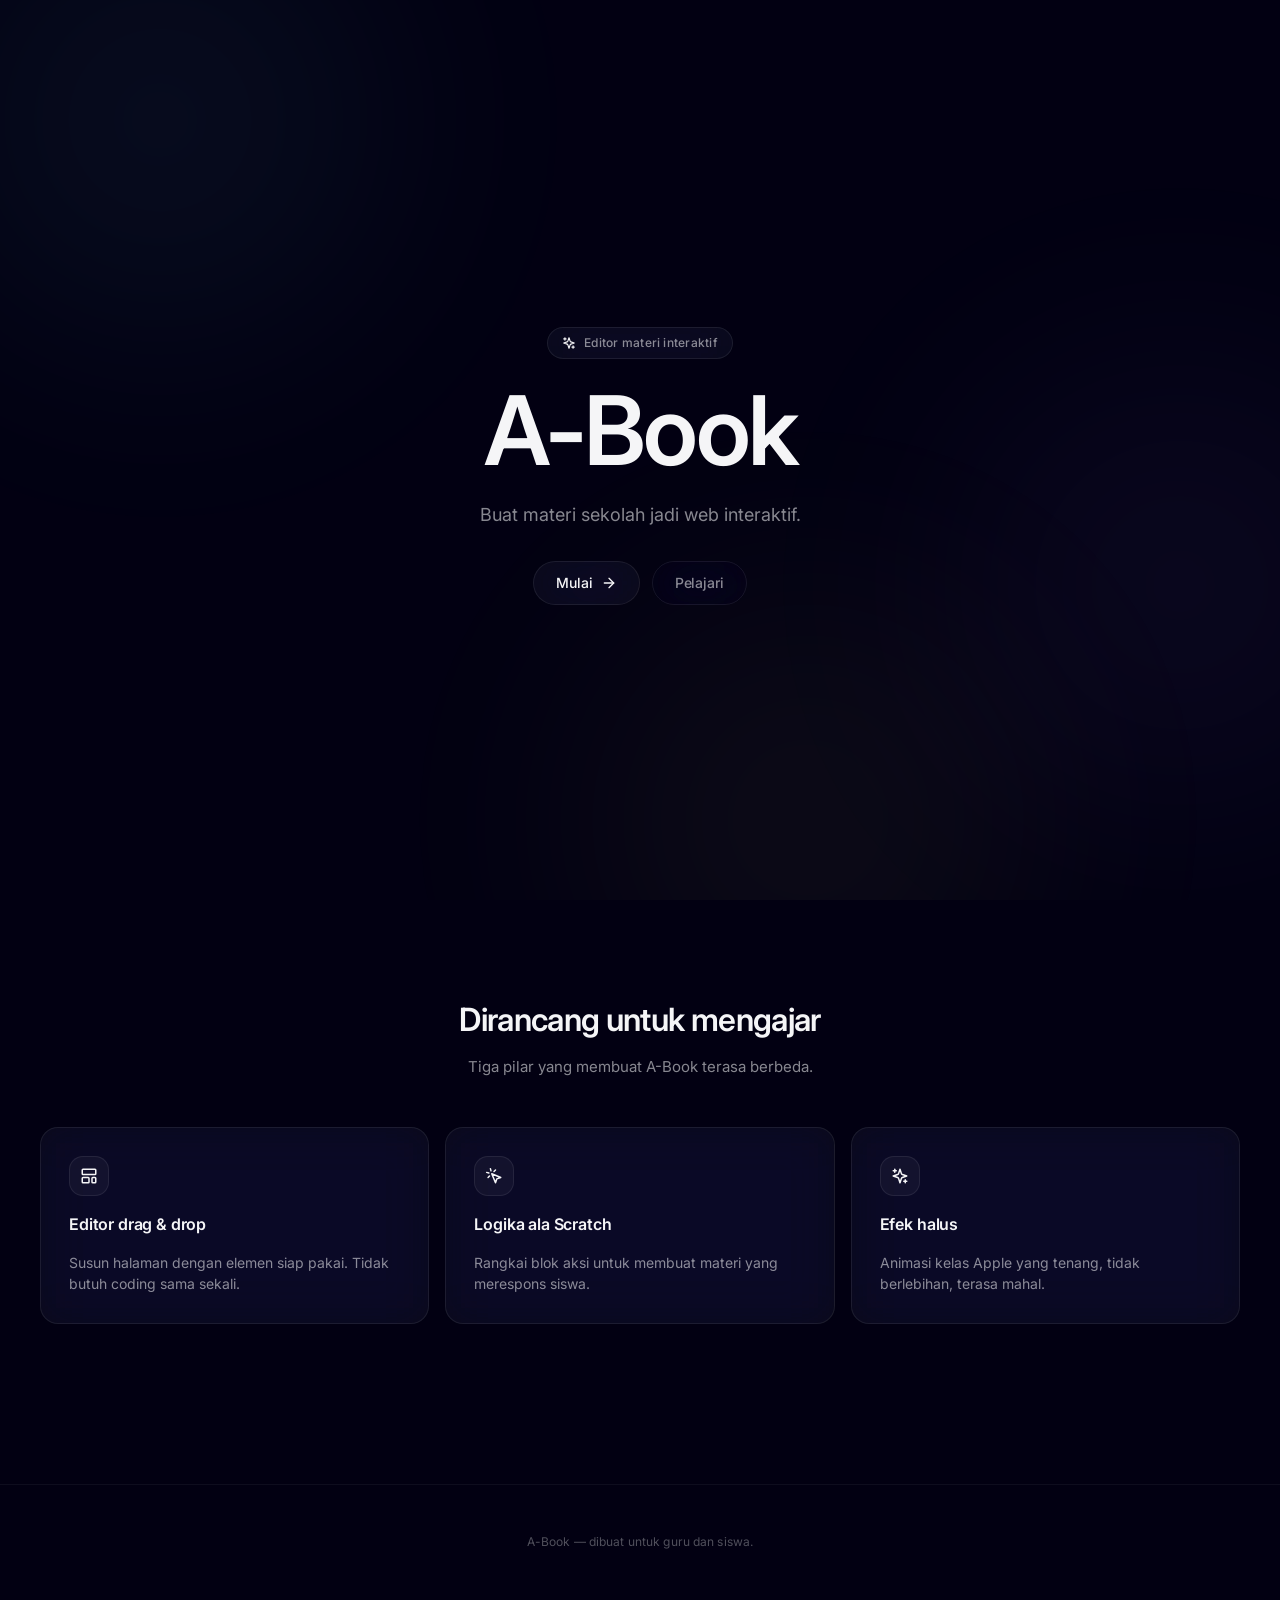
<file: index.html>
<!DOCTYPE html>
<html lang="id" data-theme="dark">
<head>
  <meta charset="UTF-8">
  <meta name="viewport" content="width=device-width, initial-scale=1, viewport-fit=cover">
  <meta name="description" content="A-Book — Buat materi sekolah jadi web interaktif.">
  <meta name="theme-color" content="#020012">
  <title>A-Book — Materi sekolah interaktif</title>

  <link rel="stylesheet" href="assets/css/tokens.css">
  <link rel="stylesheet" href="assets/css/base.css">
  <link rel="stylesheet" href="assets/css/landing.css">
</head>
<body>

  <div class="ab-landing">

    <div class="ab-blobs" aria-hidden="true">
      <div class="ab-blob ab-blob--a"></div>
      <div class="ab-blob ab-blob--b"></div>
      <div class="ab-blob ab-blob--c"></div>
    </div>

    <main>

      <section class="ab-hero" aria-labelledby="hero-title">
        <div class="ab-hero__inner">

          <span class="ab-hero__brand">
            <i data-lucide="sparkles" aria-hidden="true"></i>
            Editor materi interaktif
          </span>

          <h1 class="ab-hero__title" id="hero-title">A-Book</h1>

          <p class="ab-hero__subtitle">Buat materi sekolah jadi web interaktif.</p>

          <div class="ab-hero__actions">
            <a href="dashboard.html"
               class="ab-btn iridescent-border"
               id="btn-start"
               data-ripple>
              Mulai
              <i data-lucide="arrow-right" aria-hidden="true"></i>
            </a>

            <button type="button"
                    class="ab-btn ab-btn--ghost"
                    id="btn-learn">
              Pelajari
            </button>
          </div>

        </div>
      </section>

      <section class="ab-features" id="fitur" aria-labelledby="features-title">
        <div class="ab-features__inner">

          <header class="ab-features__head">
            <h2 class="ab-features__title" id="features-title">Dirancang untuk mengajar</h2>
            <p class="ab-features__subtitle">Tiga pilar yang membuat A-Book terasa berbeda.</p>
          </header>

          <div class="ab-features__grid">

            <article class="ab-feature glass glass-hover">
              <span class="ab-feature__icon">
                <i data-lucide="layout-template" aria-hidden="true"></i>
              </span>
              <h3 class="ab-feature__title">Editor drag &amp; drop</h3>
              <p class="ab-feature__text">
                Susun halaman dengan elemen siap pakai. Tidak butuh coding sama sekali.
              </p>
            </article>

            <article class="ab-feature glass glass-hover">
              <span class="ab-feature__icon">
                <i data-lucide="mouse-pointer-click" aria-hidden="true"></i>
              </span>
              <h3 class="ab-feature__title">Logika ala Scratch</h3>
              <p class="ab-feature__text">
                Rangkai blok aksi untuk membuat materi yang merespons siswa.
              </p>
            </article>

            <article class="ab-feature glass glass-hover">
              <span class="ab-feature__icon">
                <i data-lucide="sparkles" aria-hidden="true"></i>
              </span>
              <h3 class="ab-feature__title">Efek halus</h3>
              <p class="ab-feature__text">
                Animasi kelas Apple yang tenang, tidak berlebihan, terasa mahal.
              </p>
            </article>

          </div>
        </div>
      </section>

    </main>

    <footer class="ab-footer">
      <p class="ab-footer__text">A-Book — dibuat untuk guru dan siswa.</p>
    </footer>

  </div>

  <script src="assets/icons/lucide-inline.js"></script>
  <script src="assets/js/app.js"></script>
  <script src="assets/js/landing.js"></script>
</body>
</html>
</file>
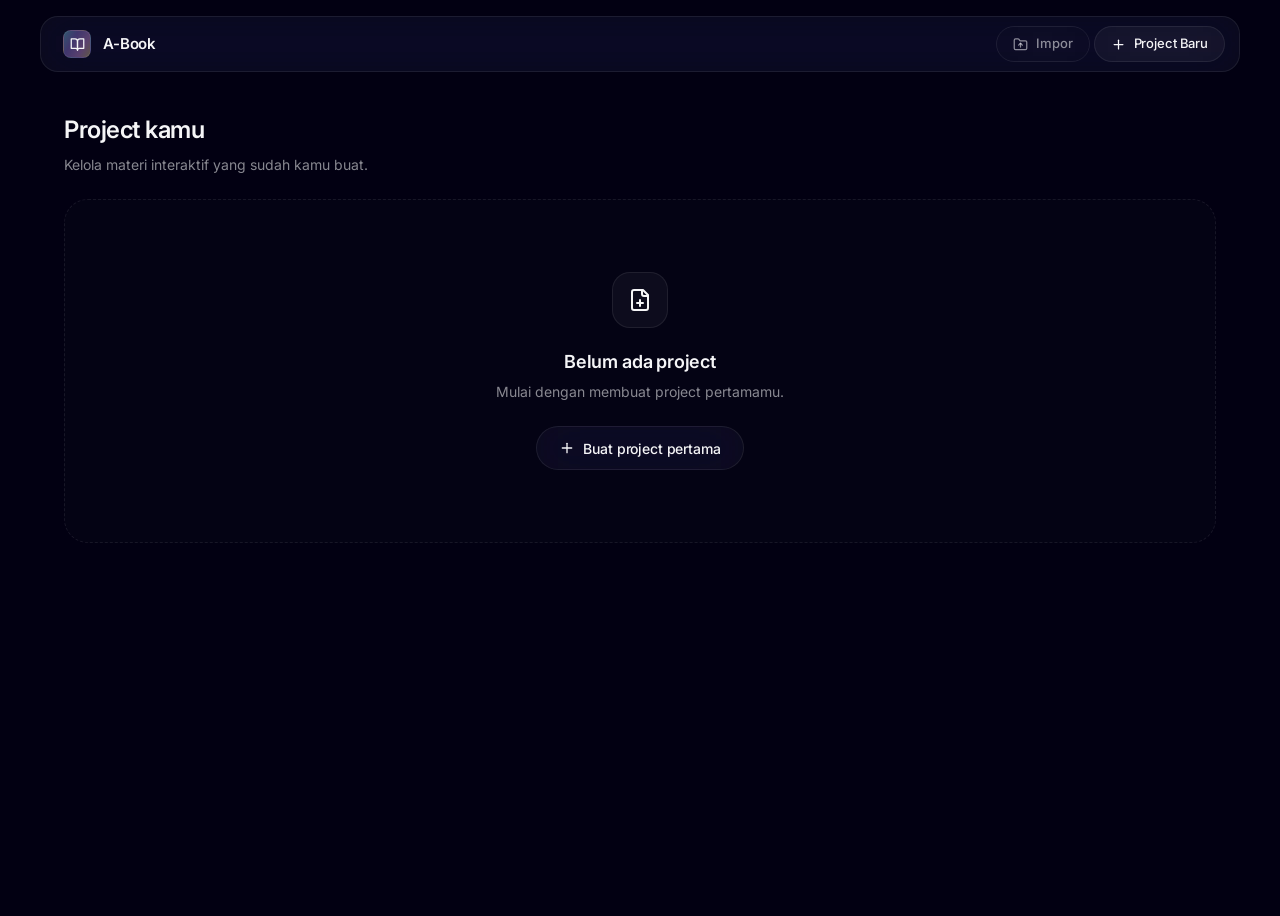
<file: dashboard.html>
<!DOCTYPE html>
<html lang="id" data-theme="dark">
<head>
  <meta charset="UTF-8">
  <meta name="viewport" content="width=device-width, initial-scale=1, viewport-fit=cover">
  <meta name="description" content="Dashboard project A-Book.">
  <meta name="theme-color" content="#020012">
  <title>A-Book — Dashboard</title>

  <link rel="stylesheet" href="assets/css/tokens.css">
  <link rel="stylesheet" href="assets/css/base.css">
  <link rel="stylesheet" href="assets/css/dashboard.css">
</head>
<body>

  <div class="ab-app">

    <header class="ab-header glass" role="banner">
      <a href="index.html" class="ab-header__brand" aria-label="A-Book, kembali ke halaman utama">
        <span class="ab-header__logo">
          <i data-lucide="book-open" aria-hidden="true"></i>
        </span>
        <span class="ab-header__name">A-Book</span>
      </a>

      <div class="ab-header__actions">
        <button type="button"
                class="ab-btn ab-btn--sm ab-btn--ghost"
                id="btn-import"
                title="Impor project (.abook)">
          <i data-lucide="folder-up" aria-hidden="true"></i>
          <span class="ab-btn__label">Impor</span>
        </button>

        <button type="button"
                class="ab-btn ab-btn--sm iridescent-border"
                id="btn-new">
          <i data-lucide="plus" aria-hidden="true"></i>
          <span class="ab-btn__label">Project Baru</span>
        </button>
      </div>
    </header>

    <main class="ab-main" role="main">
      <div class="ab-container">

        <div class="ab-main__head">
          <h1 class="ab-main__title">Project kamu</h1>
          <p class="ab-main__subtitle text-secondary">
            Kelola materi interaktif yang sudah kamu buat.
          </p>
        </div>

        <section id="project-grid"
                 class="ab-grid"
                 aria-label="Daftar project"></section>

        <section id="empty-state"
                 class="ab-empty"
                 hidden>
          <span class="ab-empty__icon">
            <i data-lucide="file-plus" aria-hidden="true"></i>
          </span>
          <h2 class="ab-empty__title">Belum ada project</h2>
          <p class="ab-empty__text">Mulai dengan membuat project pertamamu.</p>
          <button type="button"
                  class="ab-btn iridescent-border"
                  id="btn-empty-new">
            <i data-lucide="plus" aria-hidden="true"></i>
            Buat project pertama
          </button>
        </section>

      </div>
    </main>

    <button type="button"
            class="ab-fab"
            id="fab-new"
            aria-label="Buat project baru">
      <i data-lucide="plus" aria-hidden="true"></i>
    </button>

  </div>

  <!-- Hidden file input for .abook import -->
  <input type="file"
         id="import-input"
         accept=".abook,application/octet-stream"
         hidden>

  <!-- Modal (create / rename / delete confirm) -->
  <div class="ab-modal" id="modal" hidden>
    <div class="ab-modal__backdrop" data-modal-close></div>

    <div class="ab-modal__panel"
         role="dialog"
         aria-modal="true"
         aria-labelledby="modal-title">

      <button type="button"
              class="ab-modal__close"
              data-modal-close
              aria-label="Tutup">
        <i data-lucide="x" aria-hidden="true"></i>
      </button>

      <h2 class="ab-modal__title" id="modal-title"></h2>
      <p class="ab-modal__text" id="modal-text" hidden></p>

      <label class="ab-field" id="modal-field">
        <span class="ab-field__label">Nama project</span>
        <input class="ab-input"
               id="modal-input"
               type="text"
               autocomplete="off"
               spellcheck="false"
               maxlength="80">
      </label>

      <div class="ab-modal__actions">
        <button type="button" class="ab-btn ab-btn--ghost" data-modal-close>Batal</button>
        <button type="button" class="ab-btn" id="modal-confirm">Buat</button>
      </div>
    </div>
  </div>

  <script src="assets/icons/lucide-inline.js"></script>
  <script src="assets/icons/lucide-inline-ext.js"></script>
  <script src="assets/js/app.js"></script>
  <script src="assets/js/storage.js"></script>
  <script src="assets/js/exporter.js"></script>
  <script src="assets/js/dashboard.js"></script>
</body>
</html>
</file>
<file: assets/css/tokens.css>
/* ==========================================================================
   A-Book — Design Tokens
   Single source of truth for colors, radii, motion, spacing, z-index.
   ========================================================================== */

:root {
  color-scheme: dark;

  /* ---------- Backgrounds ---------- */
  --ab-bg:            #020012;
  --ab-bg-layer:      #050520;

  /* ---------- Glass surfaces ---------- */
  --ab-glass:         rgba(255, 255, 255, 0.035);
  --ab-glass-hover:   rgba(255, 255, 255, 0.060);
  --ab-glass-active:  rgba(255, 255, 255, 0.080);
  --ab-glass-deep:    rgba(10, 10, 32, 0.720);
  --ab-glass-menu:    rgba(10, 10, 32, 0.850);

  /* ---------- Borders ---------- */
  --ab-border:        1px solid rgba(255, 255, 255, 0.08);
  --ab-border-active: 1px solid rgba(255, 255, 255, 0.18);
  --ab-border-color:        rgba(255, 255, 255, 0.08);
  --ab-border-color-strong: rgba(255, 255, 255, 0.18);
  --ab-border-color-subtle: rgba(255, 255, 255, 0.05);

  /* ---------- Text ---------- */
  --ab-text:           #F5F5F7;
  --ab-text-secondary: rgba(245, 245, 247, 0.55);
  --ab-text-tertiary:  rgba(245, 245, 247, 0.32);

  /* ---------- Iridescent accent ---------- */
  --ab-accent-cyan:   rgba(126, 231, 255, 0.35);
  --ab-accent-violet: rgba(167, 139, 250, 0.35);
  --ab-accent-pink:   rgba(240, 171, 252, 0.35);
  --ab-accent-amber:  rgba(253, 230, 138, 0.35);
  --ab-accent-max:    0.35;
  --ab-accent-gradient: linear-gradient(
    120deg,
    rgba(126, 231, 255, 0.35) 0%,
    rgba(167, 139, 250, 0.35) 35%,
    rgba(240, 171, 252, 0.35) 70%,
    rgba(253, 230, 138, 0.35) 100%
  );

  /* ---------- Semantic danger (used only for delete / destructive) ---------- */
  --ab-danger:        #FF8B8B;
  --ab-danger-strong: #FF6B6B;

  /* ---------- Radius ---------- */
  --ab-radius-sm:   10px;
  --ab-radius-md:   14px;
  --ab-radius-lg:   18px;
  --ab-radius-xl:   24px;
  --ab-radius-pill: 999px;

  /* ---------- Motion ---------- */
  --ab-ease-fast:   cubic-bezier(0.22, 1, 0.36, 1);
  --ab-ease-base:   cubic-bezier(0.22, 1, 0.36, 1);
  --ab-ease-slow:   cubic-bezier(0.22, 1, 0.36, 1);
  --ab-ease-spring: cubic-bezier(0.34, 1.56, 0.64, 1);

  --ab-dur-fast: 150ms;
  --ab-dur-base: 260ms;
  --ab-dur-slow: 500ms;

  /* ---------- Spacing ---------- */
  --ab-space-1:  4px;
  --ab-space-2:  8px;
  --ab-space-3:  12px;
  --ab-space-4:  16px;
  --ab-space-5:  20px;
  --ab-space-6:  24px;
  --ab-space-8:  32px;
  --ab-space-10: 40px;
  --ab-space-12: 48px;
  --ab-space-16: 64px;
  --ab-space-20: 80px;

  /* ---------- Layout ---------- */
  --ab-container:      1200px;
  --ab-container-pad:  24px;
  --ab-header-height:  56px;
  --ab-header-offset:  16px;

  /* ---------- Blur ---------- */
  --ab-blur:        blur(24px) saturate(180%);
  --ab-blur-strong: blur(32px) saturate(180%);
  --ab-blur-soft:   blur(8px);

  /* ---------- Shadows ---------- */
  --ab-shadow-sm: 0 4px 16px rgba(0, 0, 0, 0.35);
  --ab-shadow-md: 0 12px 32px rgba(0, 0, 0, 0.45);
  --ab-shadow-lg: 0 24px 64px rgba(0, 0, 0, 0.55);

  /* ---------- Focus ---------- */
  --ab-focus-ring: 0 0 0 2px rgba(2, 0, 18, 1), 0 0 0 4px rgba(126, 231, 255, 0.55);

  /* ---------- Z-index ---------- */
  --ab-z-blob:   0;
  --ab-z-base:   1;
  --ab-z-header: 100;
  --ab-z-fab:    150;
  --ab-z-menu:   200;
  --ab-z-modal:  300;

  /* ---------- Fonts ---------- */
  --ab-font-ui:   'Inter', -apple-system, BlinkMacSystemFont, 'Segoe UI', Roboto, 'Helvetica Neue', Arial, sans-serif;
  --ab-font-mono: 'JetBrains Mono', ui-monospace, 'SF Mono', Menlo, Consolas, monospace;
}
</file>
<file: assets/css/base.css>
/* ==========================================================================
   A-Book — Base: reset, typography, scrollbar, glass utilities, buttons.
   Depends on tokens.css (must load first).
   ========================================================================== */

@import url('https://fonts.googleapis.com/css2?family=Inter:wght@400;500;600&family=JetBrains+Mono:wght@400;500&display=swap');

/* ---------- Reset ---------- */
*,
*::before,
*::after {
  box-sizing: border-box;
}

* {
  margin: 0;
  padding: 0;
}

html {
  -webkit-text-size-adjust: 100%;
  text-size-adjust: 100%;
  scroll-behavior: smooth;
  -webkit-tap-highlight-color: transparent;
}

body {
  font-family: var(--ab-font-ui);
  font-weight: 400;
  font-size: 15px;
  line-height: 1.5;
  color: var(--ab-text);
  background: var(--ab-bg);
  min-height: 100vh;
  min-height: 100dvh;
  -webkit-font-smoothing: antialiased;
  -moz-osx-font-smoothing: grayscale;
  text-rendering: optimizeLegibility;
  overflow-x: hidden;
}

img,
svg,
video,
canvas {
  display: block;
  max-width: 100%;
}

button,
input,
select,
textarea {
  font: inherit;
  color: inherit;
  background: none;
  border: none;
  outline: none;
}

button {
  cursor: pointer;
  -webkit-appearance: none;
  appearance: none;
}

a {
  color: inherit;
  text-decoration: none;
}

ul,
ol {
  list-style: none;
}

code,
pre,
kbd,
samp {
  font-family: var(--ab-font-mono);
  font-size: 0.9em;
}

/* ---------- Scrollbar (custom thin, WebKit + Firefox) ---------- */
* {
  scrollbar-width: thin;
  scrollbar-color: rgba(245, 245, 247, 0.14) transparent;
}

::-webkit-scrollbar {
  width: 6px;
  height: 6px;
}

::-webkit-scrollbar-track {
  background: transparent;
}

::-webkit-scrollbar-thumb {
  background: rgba(245, 245, 247, 0.14);
  border-radius: var(--ab-radius-pill);
}

::-webkit-scrollbar-thumb:hover {
  background: rgba(245, 245, 247, 0.24);
}

::-webkit-scrollbar-corner {
  background: transparent;
}

/* ---------- Focus ---------- */
:focus {
  outline: none;
}

:focus-visible {
  outline: none;
  box-shadow: var(--ab-focus-ring);
  border-radius: var(--ab-radius-sm);
}

/* ---------- Selection ---------- */
::selection {
  background: rgba(126, 231, 255, 0.28);
  color: var(--ab-text);
}

/* ==========================================================================
   Utilities
   ========================================================================== */

.glass {
  background: var(--ab-glass);
  -webkit-backdrop-filter: var(--ab-blur);
  backdrop-filter: var(--ab-blur);
  border: var(--ab-border);
  border-radius: var(--ab-radius-lg);
}

.glass-hover {
  transition:
    background-color var(--ab-dur-base) var(--ab-ease-base),
    border-color var(--ab-dur-base) var(--ab-ease-base),
    transform var(--ab-dur-base) var(--ab-ease-base);
}

.glass-hover:hover {
  border-color: var(--ab-border-color-strong);
  background: var(--ab-glass-hover);
}

.text-primary   { color: var(--ab-text); }
.text-secondary { color: var(--ab-text-secondary); }
.text-tertiary  { color: var(--ab-text-tertiary); }

/* Iridescent border: thin accent ring that rises to full accent on hover */
.iridescent-border {
  position: relative;
  isolation: isolate;
}

.iridescent-border::before {
  content: "";
  position: absolute;
  inset: 0;
  border-radius: inherit;
  padding: 1px;
  background: var(--ab-accent-gradient);
  -webkit-mask:
    linear-gradient(#000 0 0) content-box,
    linear-gradient(#000 0 0);
  -webkit-mask-composite: xor;
          mask:
    linear-gradient(#000 0 0) content-box,
    linear-gradient(#000 0 0);
          mask-composite: exclude;
  opacity: 0;
  pointer-events: none;
  transition: opacity var(--ab-dur-base) var(--ab-ease-base);
  z-index: 1;
}

.iridescent-border:hover::before,
.iridescent-border:focus-visible::before,
.iridescent-border.is-active::before {
  opacity: var(--ab-accent-max);
}

/* ==========================================================================
   Icon wrapper (set by app.js renderIcons)
   ========================================================================== */

.ab-icon {
  display: inline-flex;
  align-items: center;
  justify-content: center;
  width: 1em;
  height: 1em;
  flex-shrink: 0;
  vertical-align: middle;
}

.ab-icon > svg {
  width: 100%;
  height: 100%;
  display: block;
}

/* ==========================================================================
   Buttons
   ========================================================================== */

.ab-btn {
  position: relative;
  display: inline-flex;
  align-items: center;
  justify-content: center;
  gap: var(--ab-space-2);
  height: 44px;
  padding: 0 22px;
  border-radius: var(--ab-radius-pill);
  font-family: var(--ab-font-ui);
  font-size: 14px;
  font-weight: 500;
  letter-spacing: -0.01em;
  color: var(--ab-text);
  border: var(--ab-border);
  background: var(--ab-glass);
  -webkit-backdrop-filter: var(--ab-blur);
  backdrop-filter: var(--ab-blur);
  overflow: hidden;
  isolation: isolate;
  white-space: nowrap;
  transition:
    background-color var(--ab-dur-base) var(--ab-ease-base),
    border-color     var(--ab-dur-base) var(--ab-ease-base),
    color            var(--ab-dur-base) var(--ab-ease-base),
    transform        var(--ab-dur-fast) var(--ab-ease-base),
    box-shadow       var(--ab-dur-base) var(--ab-ease-base);
}

.ab-btn:hover {
  background: var(--ab-glass-hover);
}

.ab-btn:active {
  transform: scale(0.97);
  transition-duration: var(--ab-dur-fast);
}

.ab-btn .ab-icon {
  font-size: 16px;
}

.ab-btn--sm {
  height: 36px;
  padding: 0 16px;
  font-size: 13px;
}

.ab-btn--sm .ab-icon {
  font-size: 15px;
}

.ab-btn--ghost {
  background: transparent;
  color: var(--ab-text-secondary);
  border-color: var(--ab-border-color);
}

.ab-btn--ghost:hover {
  background: rgba(255, 255, 255, 0.03);
  color: var(--ab-text);
  border-color: var(--ab-border-color-strong);
}

.ab-btn.is-danger {
  border-color: rgba(255, 107, 107, 0.35);
  color: #FFB4B4;
}

.ab-btn.is-danger:hover {
  background: rgba(255, 107, 107, 0.12);
  border-color: rgba(255, 107, 107, 0.55);
  color: #FFFFFF;
}

/* Ripple (thin liquid feedback) */
.ab-ripple {
  position: absolute;
  border-radius: 50%;
  pointer-events: none;
  transform: scale(0);
  background: radial-gradient(
    circle,
    rgba(255, 255, 255, 0.30) 0%,
    rgba(255, 255, 255, 0.06) 45%,
    rgba(255, 255, 255, 0)   70%
  );
  animation: ab-ripple 400ms var(--ab-ease-base) forwards;
  z-index: 0;
}

@keyframes ab-ripple {
  from { transform: scale(0); opacity: 0.85; }
  to   { transform: scale(1); opacity: 0;    }
}

/* ==========================================================================
   Inputs
   ========================================================================== */

.ab-input {
  width: 100%;
  height: 42px;
  padding: 0 14px;
  border-radius: var(--ab-radius-md);
  background: rgba(255, 255, 255, 0.04);
  border: var(--ab-border);
  color: var(--ab-text);
  font-size: 14px;
  transition:
    border-color     var(--ab-dur-base) var(--ab-ease-base),
    background-color var(--ab-dur-base) var(--ab-ease-base),
    box-shadow       var(--ab-dur-base) var(--ab-ease-base);
}

.ab-input::placeholder {
  color: var(--ab-text-tertiary);
}

.ab-input:hover {
  border-color: var(--ab-border-color-strong);
}

.ab-input:focus {
  outline: none;
  border-color: rgba(126, 231, 255, 0.45);
  box-shadow: 0 0 0 4px rgba(126, 231, 255, 0.10);
}

/* ==========================================================================
   Reduced motion
   ========================================================================== */

@media (prefers-reduced-motion: reduce) {
  html {
    scroll-behavior: auto;
  }
}

.reduce-motion,
.reduce-motion *,
.reduce-motion *::before,
.reduce-motion *::after {
  animation-duration:        0.001ms !important;
  animation-iteration-count: 1       !important;
  transition-duration:       0.001ms !important;
  scroll-behavior:           auto    !important;
}
</file>
<file: assets/css/landing.css>
/* ==========================================================================
   A-Book — Landing page
   ========================================================================== */

.ab-landing {
  position: relative;
  min-height: 100vh;
  min-height: 100dvh;
  overflow-x: hidden;
}

/* ---------- Iridescent blobs (super thin, blurred, floating) ---------- */

.ab-blobs {
  position: fixed;
  inset: 0;
  z-index: var(--ab-z-blob);
  pointer-events: none;
  overflow: hidden;
}

.ab-blob {
  position: absolute;
  width: 720px;
  height: 720px;
  border-radius: 50%;
  filter: blur(120px);
  opacity: 0.10;
  will-change: transform;
}

.ab-blob--a {
  top: -240px;
  left: -200px;
  background: radial-gradient(circle,
    rgba(126, 231, 255, 0.85) 0%,
    rgba(126, 231, 255, 0)    65%);
  animation: ab-blob-float 18s var(--ab-ease-base) infinite;
}

.ab-blob--b {
  top: 25%;
  right: -260px;
  background: radial-gradient(circle,
    rgba(167, 139, 250, 0.85) 0%,
    rgba(167, 139, 250, 0)    65%);
  animation: ab-blob-float 18s var(--ab-ease-base) -6s infinite;
}

.ab-blob--c {
  bottom: -280px;
  left: 35%;
  background: radial-gradient(circle,
    rgba(253, 230, 138, 0.75) 0%,
    rgba(253, 230, 138, 0)    65%);
  animation: ab-blob-float 18s var(--ab-ease-base) -12s infinite;
}

@keyframes ab-blob-float {
  0%, 100% { transform: translate3d(0, 0, 0) scale(1); }
  50%      { transform: translate3d(30px, -40px, 0) scale(1.08); }
}

@media (max-width: 720px) {
  .ab-blob { width: 480px; height: 480px; filter: blur(90px); }
}

/* ---------- Hero ---------- */

.ab-hero {
  position: relative;
  z-index: var(--ab-z-base);
  min-height: 100vh;
  min-height: 100dvh;
  display: flex;
  align-items: center;
  justify-content: center;
  padding: 96px var(--ab-container-pad) 64px;
}

.ab-hero__inner {
  width: 100%;
  max-width: 820px;
  display: flex;
  flex-direction: column;
  align-items: center;
  text-align: center;
  gap: var(--ab-space-6);
}

.ab-hero__brand {
  display: inline-flex;
  align-items: center;
  gap: var(--ab-space-2);
  padding: 6px 14px;
  border-radius: var(--ab-radius-pill);
  background: var(--ab-glass);
  border: var(--ab-border);
  -webkit-backdrop-filter: var(--ab-blur);
  backdrop-filter: var(--ab-blur);
  font-size: 12px;
  font-weight: 500;
  color: var(--ab-text-secondary);
  letter-spacing: 0.02em;
}

.ab-hero__brand .ab-icon {
  font-size: 14px;
  color: var(--ab-text);
}

.ab-hero__title {
  font-family: var(--ab-font-ui);
  font-weight: 600;
  font-size: clamp(48px, 8vw, 96px);
  line-height: 0.98;
  letter-spacing: -0.03em;
  color: var(--ab-text);
  margin: 0;
}

.ab-hero__subtitle {
  font-size: clamp(15px, 1.6vw, 18px);
  line-height: 1.55;
  font-weight: 400;
  color: var(--ab-text-secondary);
  max-width: 480px;
  margin: 0;
}

.ab-hero__actions {
  display: flex;
  flex-wrap: wrap;
  gap: var(--ab-space-3);
  justify-content: center;
  margin-top: var(--ab-space-2);
}

/* ---------- Features ---------- */

.ab-features {
  position: relative;
  z-index: var(--ab-z-base);
  padding: 96px var(--ab-container-pad);
}

.ab-features__inner {
  max-width: var(--ab-container);
  margin: 0 auto;
}

.ab-features__head {
  text-align: center;
  margin-bottom: var(--ab-space-12);
}

.ab-features__title {
  font-size: clamp(24px, 3vw, 32px);
  font-weight: 600;
  letter-spacing: -0.02em;
  color: var(--ab-text);
}

.ab-features__subtitle {
  margin-top: var(--ab-space-3);
  font-size: 15px;
  color: var(--ab-text-secondary);
}

.ab-features__grid {
  display: grid;
  grid-template-columns: repeat(3, minmax(0, 1fr));
  gap: var(--ab-space-4);
}

@media (max-width: 820px) {
  .ab-features__grid {
    grid-template-columns: 1fr;
  }
}

.ab-feature {
  display: flex;
  flex-direction: column;
  gap: var(--ab-space-4);
  padding: 28px;
  border-radius: var(--ab-radius-lg);
  transition:
    transform        var(--ab-dur-base) var(--ab-ease-base),
    border-color     var(--ab-dur-base) var(--ab-ease-base),
    background-color var(--ab-dur-base) var(--ab-ease-base);
}

.ab-feature:hover {
  transform: translateY(-2px);
  border-color: var(--ab-border-color-strong);
}

.ab-feature__icon {
  width: 40px;
  height: 40px;
  border-radius: var(--ab-radius-md);
  background: rgba(255, 255, 255, 0.04);
  border: var(--ab-border);
  display: inline-flex;
  align-items: center;
  justify-content: center;
  color: var(--ab-text);
  font-size: 18px;
}

.ab-feature__title {
  font-size: 16px;
  font-weight: 600;
  letter-spacing: -0.01em;
  color: var(--ab-text);
}

.ab-feature__text {
  font-size: 14px;
  line-height: 1.55;
  color: var(--ab-text-secondary);
}

/* ---------- Footer ---------- */

.ab-footer {
  position: relative;
  z-index: var(--ab-z-base);
  padding: 48px var(--ab-container-pad) 64px;
  text-align: center;
  border-top: 1px solid var(--ab-border-color-subtle);
  margin-top: var(--ab-space-16);
}

.ab-footer__text {
  font-size: 12px;
  letter-spacing: 0.01em;
  color: var(--ab-text-tertiary);
}
</file>
<file: assets/css/dashboard.css>
/* ==========================================================================
   A-Book — Dashboard
   ========================================================================== */

.ab-app {
  position: relative;
  min-height: 100vh;
  min-height: 100dvh;
  padding-bottom: 96px;
}

body.modal-open {
  overflow: hidden;
}

/* ---------- Sticky glass header (floating, top 16px) ---------- */

.ab-header {
  position: sticky;
  top: var(--ab-header-offset);
  z-index: var(--ab-z-header);

  width: calc(100% - var(--ab-container-pad) * 2);
  max-width: var(--ab-container);
  height: var(--ab-header-height);
  margin: var(--ab-header-offset) auto 0;

  display: flex;
  align-items: center;
  justify-content: space-between;

  padding: 0 14px 0 16px;
  border-radius: var(--ab-radius-lg);
}

.ab-header__brand {
  display: inline-flex;
  align-items: center;
  gap: var(--ab-space-3);
  border-radius: var(--ab-radius-md);
  padding: 4px 6px;
  transition: background-color var(--ab-dur-fast) var(--ab-ease-base);
}

.ab-header__brand:hover {
  background: rgba(255, 255, 255, 0.03);
}

.ab-header__logo {
  width: 28px;
  height: 28px;
  border-radius: 8px;
  display: inline-flex;
  align-items: center;
  justify-content: center;
  background: var(--ab-accent-gradient);
  border: var(--ab-border);
  color: var(--ab-text);
  font-size: 15px;
}

.ab-header__name {
  font-size: 15px;
  font-weight: 600;
  letter-spacing: -0.01em;
  color: var(--ab-text);
}

/* ---------- Main / container ---------- */

.ab-main {
  padding: var(--ab-space-10) 0 0;
}

.ab-container {
  width: 100%;
  max-width: var(--ab-container);
  margin: 0 auto;
  padding: 0 var(--ab-container-pad);
}

.ab-main__head {
  margin-bottom: var(--ab-space-6);
}

.ab-main__title {
  font-size: 24px;
  font-weight: 600;
  letter-spacing: -0.02em;
  color: var(--ab-text);
}

.ab-main__subtitle {
  margin-top: 6px;
  font-size: 14px;
}

/* ---------- Project grid ---------- */

.ab-grid {
  display: grid;
  grid-template-columns: repeat(auto-fill, minmax(280px, 1fr));
  gap: var(--ab-space-4);
}

/* ---------- Project card ---------- */

.ab-card {
  position: relative;
  display: flex;
  flex-direction: column;
  border-radius: var(--ab-radius-lg);
  overflow: hidden;
  cursor: pointer;
  isolation: isolate;
  transition:
    transform        var(--ab-dur-base) var(--ab-ease-base),
    border-color     var(--ab-dur-base) var(--ab-ease-base),
    background-color var(--ab-dur-base) var(--ab-ease-base);
}

.ab-card:hover {
  transform: translateY(-3px) scale(1.005);
  border-color: var(--ab-border-color-strong);
}

.ab-card:focus-visible {
  outline: none;
  box-shadow: var(--ab-focus-ring);
}

.ab-card__preview {
  position: relative;
  aspect-ratio: 4 / 3;
  background: linear-gradient(180deg,
    rgba(255, 255, 255, 0.020),
    rgba(255, 255, 255, 0.005));
  border-bottom: 1px solid var(--ab-border-color-subtle);
  overflow: hidden;
}

.ab-card__grid {
  position: absolute;
  inset: 0;
  background-image:
    linear-gradient(rgba(255, 255, 255, 0.03) 1px, transparent 1px),
    linear-gradient(90deg, rgba(255, 255, 255, 0.03) 1px, transparent 1px);
  background-size: 24px 24px;
  background-position: -1px -1px;
}

.ab-card__meta {
  display: flex;
  flex-direction: column;
  gap: 4px;
  padding: 14px 16px 16px;
}

.ab-card__name {
  font-size: 14px;
  font-weight: 500;
  letter-spacing: -0.005em;
  color: var(--ab-text);
  padding-right: 32px;
  overflow: hidden;
  text-overflow: ellipsis;
  white-space: nowrap;
}

.ab-card__date {
  font-size: 12px;
  color: var(--ab-text-secondary);
}

.ab-card__more {
  position: absolute;
  top: 10px;
  right: 10px;
  z-index: 2;

  width: 30px;
  height: 30px;
  border-radius: var(--ab-radius-sm);

  display: inline-flex;
  align-items: center;
  justify-content: center;

  color: var(--ab-text-secondary);
  background: rgba(255, 255, 255, 0.04);
  border: var(--ab-border);
  -webkit-backdrop-filter: var(--ab-blur);
  backdrop-filter: var(--ab-blur);

  font-size: 16px;
  opacity: 1;
  transition:
    opacity          var(--ab-dur-fast) var(--ab-ease-base),
    background-color var(--ab-dur-fast) var(--ab-ease-base),
    color            var(--ab-dur-fast) var(--ab-ease-base);
}

.ab-card__more:hover {
  background: rgba(255, 255, 255, 0.09);
  color: var(--ab-text);
}

.ab-card__more:focus-visible {
  outline: none;
  box-shadow: var(--ab-focus-ring);
}

@media (hover: hover) {
  .ab-card__more { opacity: 0; }

  .ab-card:hover .ab-card__more,
  .ab-card:focus-within .ab-card__more {
    opacity: 1;
  }
}

/* ---------- Empty state ---------- */

.ab-empty {
  display: flex;
  flex-direction: column;
  align-items: center;
  justify-content: center;
  text-align: center;

  padding: 72px var(--ab-space-6);
  border-radius: var(--ab-radius-xl);
  border: 1px dashed var(--ab-border-color);
  background: rgba(255, 255, 255, 0.012);
}

.ab-empty[hidden] {
  display: none;
}

.ab-empty__icon {
  width: 56px;
  height: 56px;
  border-radius: var(--ab-radius-lg);
  display: inline-flex;
  align-items: center;
  justify-content: center;

  background: rgba(255, 255, 255, 0.04);
  border: var(--ab-border);
  color: var(--ab-text);
  font-size: 24px;

  margin-bottom: var(--ab-space-5);
}

.ab-empty__title {
  font-size: 18px;
  font-weight: 600;
  letter-spacing: -0.01em;
  margin-bottom: 6px;
}

.ab-empty__text {
  font-size: 14px;
  color: var(--ab-text-secondary);
  margin-bottom: var(--ab-space-6);
}

/* ---------- FAB (mobile only) ---------- */

.ab-fab {
  position: fixed;
  bottom: 24px;
  right: 24px;
  z-index: var(--ab-z-fab);

  width: 56px;
  height: 56px;
  border-radius: 50%;

  display: none;
  align-items: center;
  justify-content: center;

  background: var(--ab-glass);
  border: var(--ab-border-active);
  -webkit-backdrop-filter: var(--ab-blur);
  backdrop-filter: var(--ab-blur);

  color: var(--ab-text);
  font-size: 22px;
  box-shadow: var(--ab-shadow-md);

  transition:
    background-color var(--ab-dur-base) var(--ab-ease-base),
    transform        var(--ab-dur-fast) var(--ab-ease-base);
}

.ab-fab:hover {
  background: var(--ab-glass-hover);
}

.ab-fab:active {
  transform: scale(0.94);
}

/* ---------- Context menu ---------- */

.ab-menu {
  position: fixed;
  z-index: var(--ab-z-menu);
  min-width: 180px;
  padding: 6px;

  border-radius: var(--ab-radius-md);
  background: var(--ab-glass-menu);
  border: var(--ab-border);
  -webkit-backdrop-filter: var(--ab-blur);
  backdrop-filter: var(--ab-blur);
  box-shadow: var(--ab-shadow-md);

  opacity: 0;
  transform: translateY(-4px) scale(0.98);
  transform-origin: top right;
  transition:
    opacity   var(--ab-dur-fast) var(--ab-ease-base),
    transform var(--ab-dur-fast) var(--ab-ease-base);
}

.ab-menu.is-open {
  opacity: 1;
  transform: translateY(0) scale(1);
}

.ab-menu__item {
  display: flex;
  align-items: center;
  gap: var(--ab-space-3);
  width: 100%;
  padding: 8px 10px;
  border-radius: var(--ab-radius-sm);

  font-size: 13px;
  color: var(--ab-text);
  text-align: left;

  transition: background-color var(--ab-dur-fast) var(--ab-ease-base);
}

.ab-menu__item:hover {
  background: rgba(255, 255, 255, 0.06);
}

.ab-menu__item:focus-visible {
  outline: none;
  box-shadow: var(--ab-focus-ring);
}

.ab-menu__item.is-danger {
  color: var(--ab-danger);
}

.ab-menu__item.is-danger:hover {
  background: rgba(255, 107, 107, 0.10);
}

.ab-menu__icon {
  display: inline-flex;
  align-items: center;
  justify-content: center;
  width: 16px;
  height: 16px;
  font-size: 15px;
  color: var(--ab-text-secondary);
}

.ab-menu__item.is-danger .ab-menu__icon {
  color: var(--ab-danger);
}

/* ---------- Modal ---------- */

.ab-modal {
  position: fixed;
  inset: 0;
  z-index: var(--ab-z-modal);
  display: flex;
  align-items: center;
  justify-content: center;
  padding: var(--ab-space-6);
}

.ab-modal[hidden] {
  display: none;
}

.ab-modal__backdrop {
  position: absolute;
  inset: 0;
  background: rgba(2, 0, 18, 0.55);
  -webkit-backdrop-filter: blur(8px);
  backdrop-filter: blur(8px);
  opacity: 0;
  transition: opacity var(--ab-dur-base) var(--ab-ease-base);
}

.ab-modal.is-open .ab-modal__backdrop {
  opacity: 1;
}

.ab-modal__panel {
  position: relative;
  width: 100%;
  max-width: 400px;
  padding: var(--ab-space-6);

  border-radius: var(--ab-radius-xl);
  background: var(--ab-glass-deep);
  border: var(--ab-border);
  -webkit-backdrop-filter: var(--ab-blur);
  backdrop-filter: var(--ab-blur);
  box-shadow: var(--ab-shadow-lg);

  opacity: 0;
  transform: scale(0.96);
  filter: blur(8px);
  transition:
    opacity   var(--ab-dur-base) var(--ab-ease-base),
    transform var(--ab-dur-base) var(--ab-ease-base),
    filter    var(--ab-dur-base) var(--ab-ease-base);
}

.ab-modal.is-open .ab-modal__panel {
  opacity: 1;
  transform: scale(1);
  filter: blur(0);
}

.ab-modal__close {
  position: absolute;
  top: 12px;
  right: 12px;

  width: 28px;
  height: 28px;
  border-radius: var(--ab-radius-sm);

  display: inline-flex;
  align-items: center;
  justify-content: center;

  color: var(--ab-text-secondary);
  font-size: 14px;

  transition:
    background-color var(--ab-dur-fast) var(--ab-ease-base),
    color            var(--ab-dur-fast) var(--ab-ease-base);
}

.ab-modal__close:hover {
  background: rgba(255, 255, 255, 0.06);
  color: var(--ab-text);
}

.ab-modal__title {
  font-size: 17px;
  font-weight: 600;
  letter-spacing: -0.01em;
  padding-right: 32px;
}

.ab-modal__text {
  margin-top: var(--ab-space-2);
  font-size: 13px;
  line-height: 1.55;
  color: var(--ab-text-secondary);
}

.ab-modal__text[hidden] {
  display: none;
}

.ab-field {
  display: block;
  margin-top: var(--ab-space-5);
}

.ab-field[hidden] {
  display: none;
}

.ab-field__label {
  display: block;
  font-size: 12px;
  color: var(--ab-text-secondary);
  letter-spacing: 0.01em;
  margin-bottom: var(--ab-space-2);
}

.ab-modal__actions {
  display: flex;
  justify-content: flex-end;
  gap: var(--ab-space-2);
  margin-top: var(--ab-space-6);
}

/* ---------- Shake feedback for empty input ---------- */

@keyframes ab-shake {
  0%, 100% { transform: translateX(0); }
  25%      { transform: translateX(-4px); }
  75%      { transform: translateX(4px); }
}

.ab-input.is-shake {
  animation: ab-shake 320ms var(--ab-ease-base);
  border-color: rgba(255, 107, 107, 0.55);
}

/* ---------- Responsive ---------- */

@media (max-width: 640px) {
  .ab-header {
    padding: 0 12px 0 12px;
  }

  .ab-header__actions .ab-btn {
    display: none;
  }

  .ab-fab {
    display: inline-flex;
  }

  .ab-main {
    padding-top: var(--ab-space-8);
  }

  .ab-grid {
    grid-template-columns: 1fr;
  }
}

body.ab-drop-active::after {
  content: "Lepaskan file .abook untuk mengimpor";
  position: fixed;
  inset: 12px;
  border: 2px dashed rgba(126, 231, 255, 0.55);
  border-radius: var(--ab-radius-lg);
  display: flex;
  align-items: center;
  justify-content: center;
  font-size: 15px;
  font-weight: 500;
  color: #F5F5F7;
  background: rgba(2, 0, 18, 0.55);
  backdrop-filter: blur(12px);
  z-index: 9999;
  pointer-events: none;
}

/* ==========================================================================
   Session 6 — .abook drag-and-drop overlay
   ========================================================================== */

body.ab-drop-active::after {
  content: "Lepaskan file .abook untuk mengimpor";
  position: fixed;
  inset: 12px;
  border: 2px dashed rgba(126, 231, 255, 0.55);
  border-radius: var(--ab-radius-lg);
  display: flex;
  align-items: center;
  justify-content: center;
  font-size: 15px;
  font-weight: 500;
  color: #F5F5F7;
  background: rgba(2, 0, 18, 0.55);
  -webkit-backdrop-filter: blur(12px) saturate(180%);
          backdrop-filter: blur(12px) saturate(180%);
  z-index: 9999;
  pointer-events: none;
}
</file>
